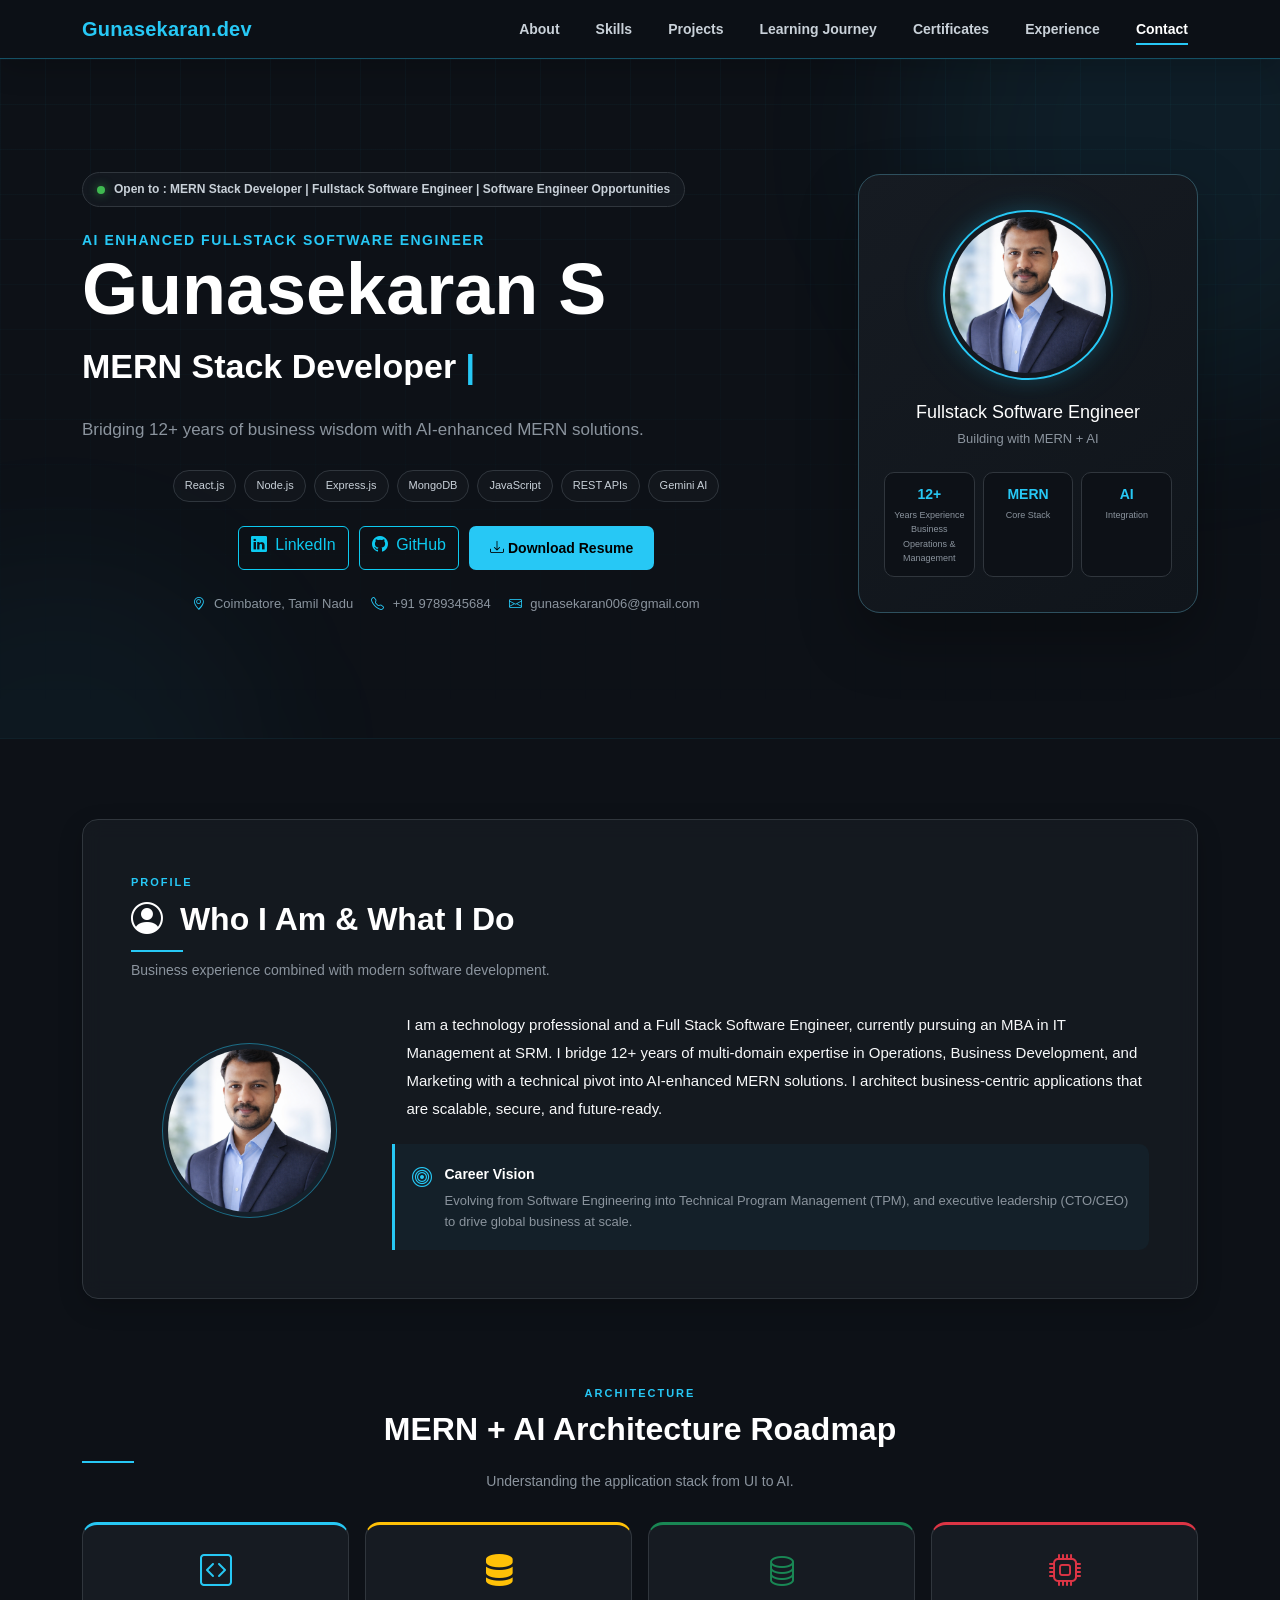
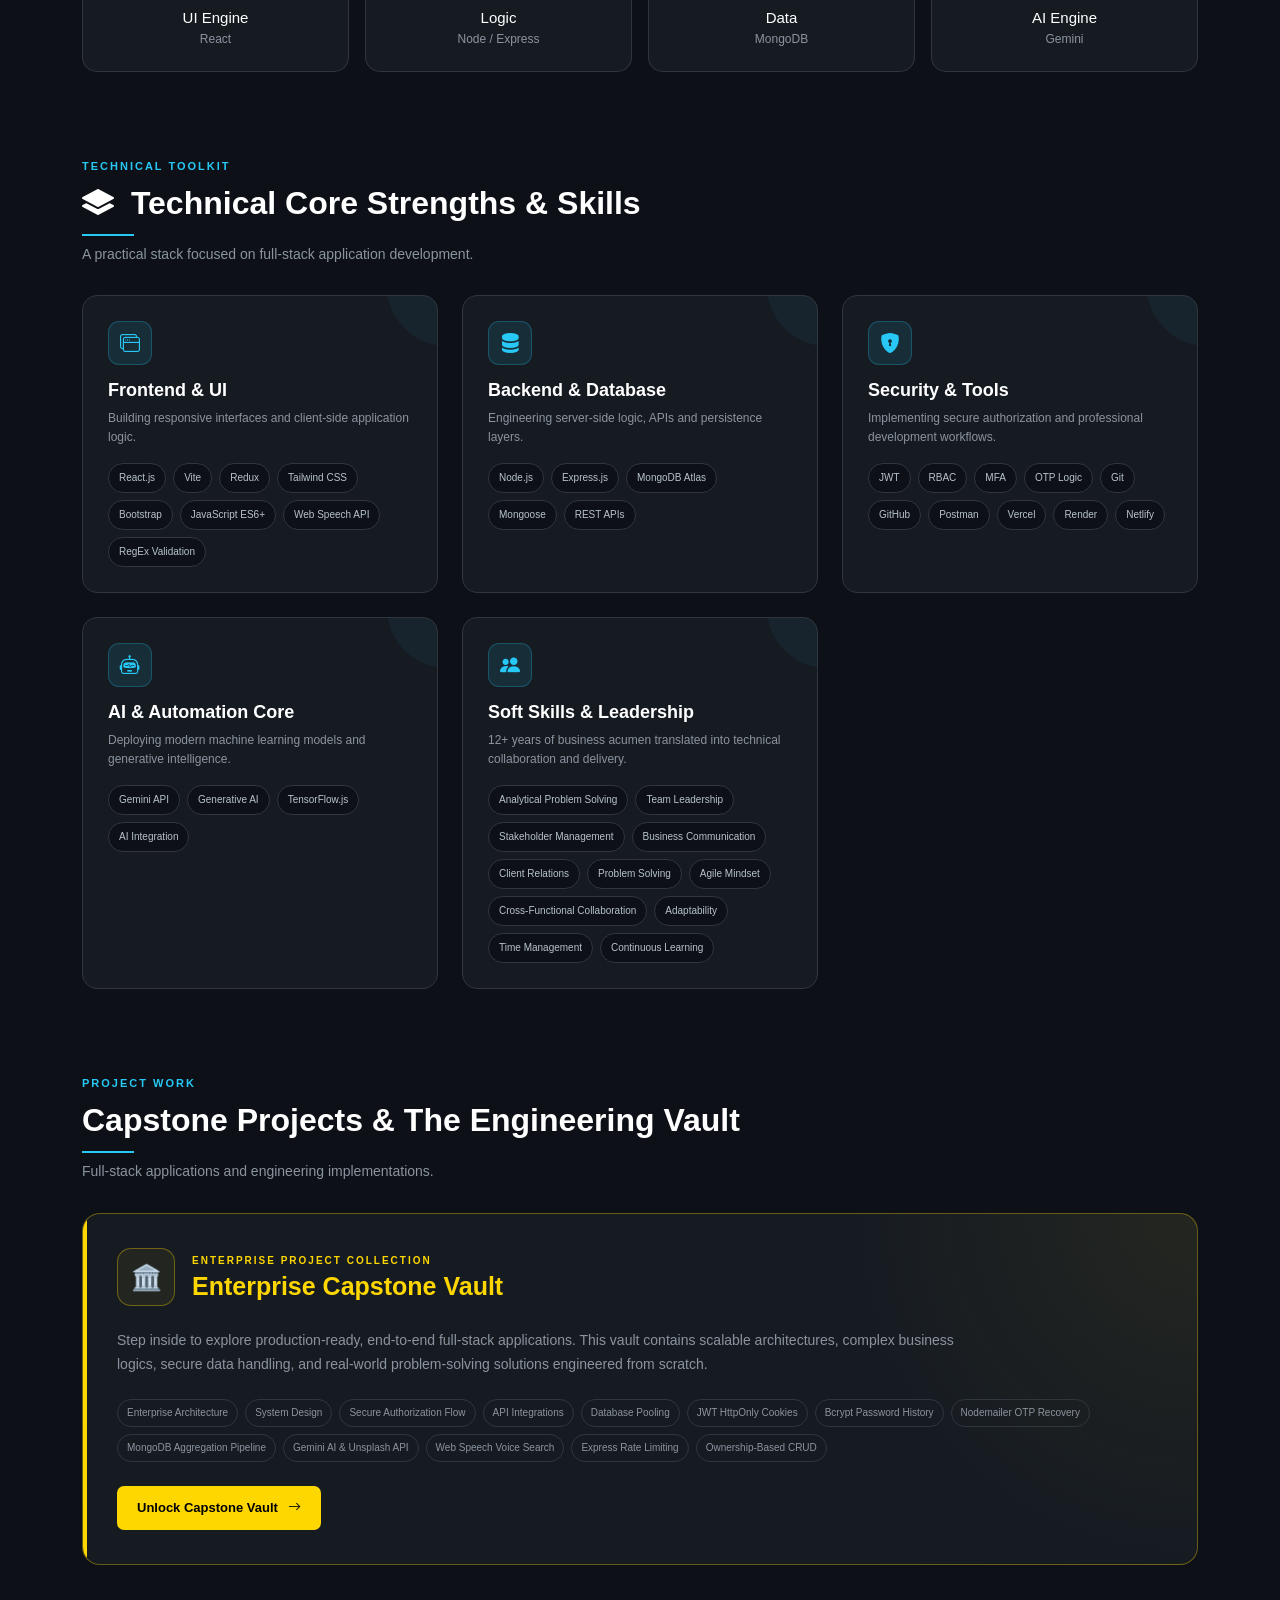
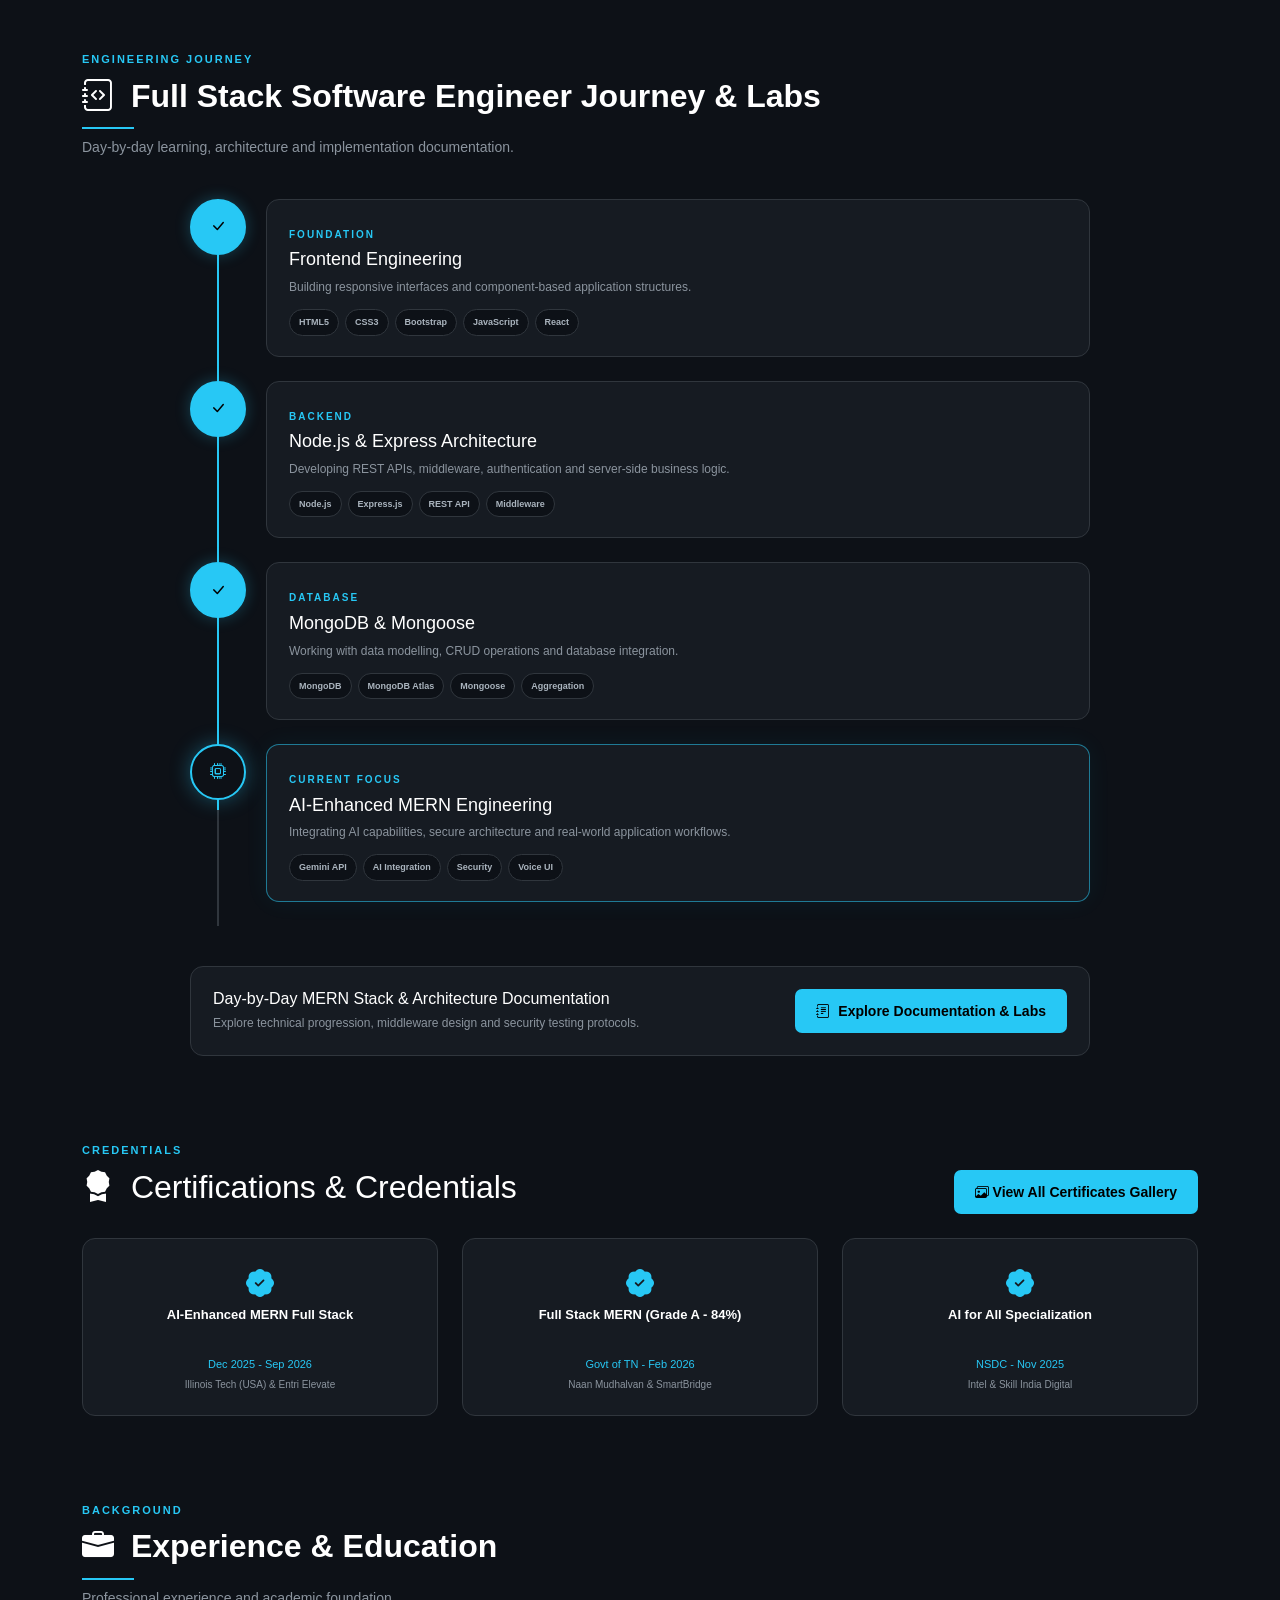
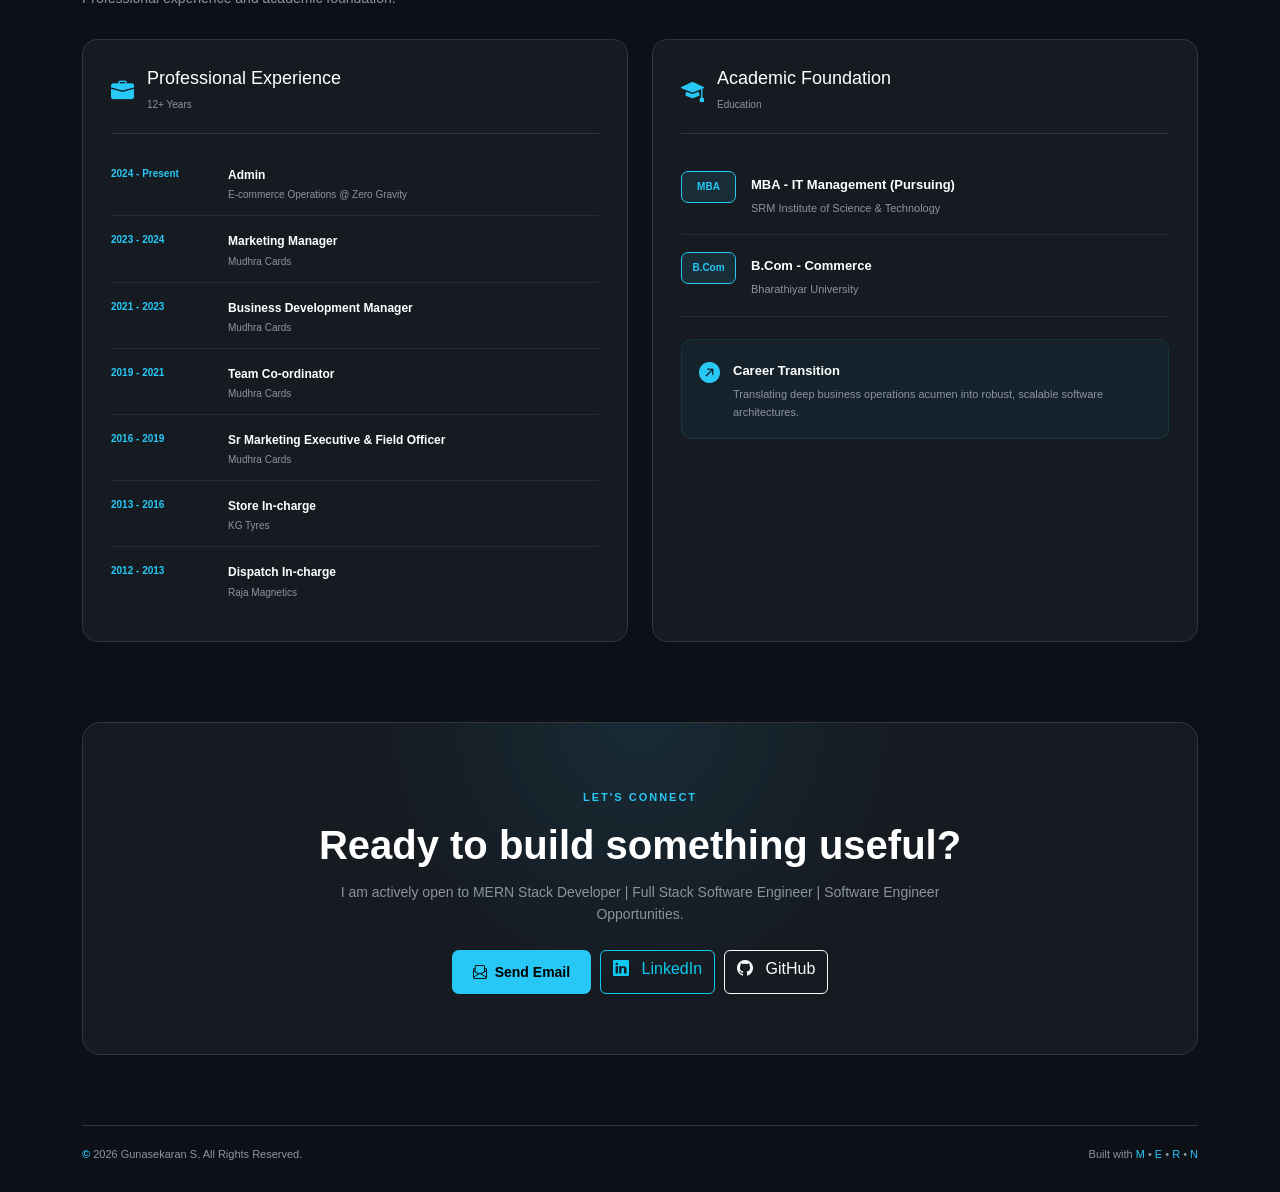
<file: index.html>
<!DOCTYPE html>
<html lang="en">

<head>
    <meta charset="UTF-8">
    <meta name="viewport" content="width=device-width, initial-scale=1.0">

    <meta name="description" content="Gunasekaran S - Software Engineer & Full Stack Developer Portfolio">

    <meta name="keywords"
        content="Gunasekaran, Full Stack Developer, MERN Stack, React Developer, Node.js, MongoDB, AI">

    <meta name="author" content="Gunasekaran S">

    <title>Gunasekaran S | AI Enhanced FULL STACK SOFTWARE ENGINEER</title>

    <!-- Bootstrap 5 -->
    <link href="https://cdn.jsdelivr.net/npm/bootstrap@5.3.8/dist/css/bootstrap.min.css" rel="stylesheet">

    <!-- Bootstrap Icons -->
    <link rel="stylesheet" href="https://cdn.jsdelivr.net/npm/bootstrap-icons@1.11.1/font/bootstrap-icons.css">

    <!-- Custom CSS -->
    <link rel="stylesheet" href="style.css">
</head>

<body>

    <!-- =====================================================
         NAVIGATION BAR
    ====================================================== -->

    <nav class="navbar navbar-expand-lg navbar-dark sticky-top site-navbar">

        <div class="container">

            <a class="navbar-brand fw-bold text-cyan" href="#">
                Gunasekaran.dev
            </a>

            <button class="navbar-toggler shadow-none border-0" type="button" data-bs-toggle="collapse"
                data-bs-target="#navbarNav" aria-controls="navbarNav" aria-expanded="false"
                aria-label="Toggle navigation">

                <span class="navbar-toggler-icon"></span>

            </button>

            <div class="collapse navbar-collapse justify-content-end" id="navbarNav">

                <ul class="navbar-nav gap-lg-3 fw-bold">

                    <li class="nav-item">
                        <a class="nav-link text-white" href="#about">
                            About
                        </a>
                    </li>

                    <li class="nav-item">
                        <a class="nav-link text-white" href="#skills">
                            Skills
                        </a>
                    </li>

                    <li class="nav-item">
                        <a class="nav-link text-white" href="#projects">
                            Projects
                        </a>
                    </li>

                    <li class="nav-item">
                        <a class="nav-link text-white" href="#learning-journey">
                            Learning Journey
                        </a>
                    </li>

                    <li class="nav-item">
                        <a class="nav-link text-white" href="#certifications">
                            Certificates
                        </a>
                    </li>

                    <li class="nav-item">
                        <a class="nav-link text-white" href="#experience">
                            Experience
                        </a>
                    </li>

                    <li class="nav-item">
                        <a class="nav-link text-white" href="#contact">
                            Contact
                        </a>
                    </li>

                </ul>

            </div>

        </div>

    </nav>


    <!-- =====================================================
         HERO SECTION
    ====================================================== -->

    <header class="hero-section">

        <div class="hero-grid"></div>

        <div class="container position-relative">

            <div class="row align-items-center g-5">

                <!-- LEFT SIDE -->

                <div class="col-lg-8 text-center text-lg-start">

                    <div class="hero-status">
                        <span class="status-dot"></span>
                        Open to : MERN Stack Developer | Fullstack Software Engineer | Software Engineer Opportunities
                    </div>

                    <div class="hero-eyebrow">
                        AI ENHANCED FULLSTACK SOFTWARE ENGINEER
                    </div>

                    <h1 class="hero-title">
                        Gunasekaran S
                    </h1>

                    <!-- Typing Effect -->

                    <h2 class="hero-role">

                        <span id="typing-text"></span>

                        <span class="typing-cursor">|</span>

                    </h2>

                    <p class="hero-description">
                        Bridging 12+ years of business wisdom with
                        AI-enhanced MERN solutions.
                    </p>




                    <!-- Technical Stack -->

                    <div class="hero-tech-line mt-4">

                        <span>React.js</span>
                        <span>Node.js</span>
                        <span>Express.js</span>
                        <span>MongoDB</span>
                        <span>JavaScript</span>
                        <span>REST APIs</span>
                        <span>Gemini AI</span>

                    </div>


                    <!-- Buttons -->

                    <div class="hero-buttons mt-4">

                        <a href="https://www.linkedin.com/in/gunasekaran-tech/" target="_blank"
                            rel="noopener noreferrer" class="btn btn-outline-info">

                            <i class="bi bi-linkedin me-1"></i>
                            LinkedIn

                        </a>


                        <a href="https://github.com/gunasekaran006-alt" target="_blank" rel="noopener noreferrer"
                            class="btn btn-outline-info">

                            <i class="bi bi-github me-1"></i>
                            GitHub

                        </a>


                        <a href="RESUME_AI_Enhanced_MERN_Stack_Developer.pdf" download class="btn-cyan-glow">

                            <i class="bi bi-download me-1"></i>
                            Download Resume

                        </a>

                    </div>


                    <!-- Contact Details -->

                    <div class="hero-links mt-4">

                        <span>
                            <i class="bi bi-geo-alt"></i>
                            Coimbatore, Tamil Nadu
                        </span>

                        <span>
                            <i class="bi bi-telephone"></i>
                            +91 9789345684
                        </span>

                        <span>
                            <i class="bi bi-envelope"></i>
                            gunasekaran006@gmail.com
                        </span>

                    </div>

                </div>


                <!-- RIGHT SIDE -->

                <div class="col-lg-4">

                    <div class="hero-profile-card">

                        <div class="profile-ring">

                            <img src="profile_image.png" alt="Gunasekaran S Profile" class="hero-profile-image">

                        </div>

                        <h3>
                            Fullstack Software Engineer
                        </h3>

                        <p>
                            Building with MERN + AI
                        </p>


                        <div class="profile-mini-stats">

                            <div>

                                <strong>12+</strong>

                                <span>
                                    Years Experience Business Operations & Management
                                </span>

                            </div>


                            <div>

                                <strong>MERN</strong>

                                <span>
                                    Core Stack
                                </span>

                            </div>


                            <div>

                                <strong>AI</strong>

                                <span>
                                    Integration
                                </span>

                            </div>

                        </div>

                    </div>

                </div>

            </div>

        </div>

    </header>


    <main class="container">


        <!-- =====================================================
             ABOUT
        ====================================================== -->

        <section id="about" class="section-block bg-panel p-4 p-md-5 reveal">

            <div class="section-heading">

                <span class="section-kicker">
                    PROFILE
                </span>

                <h2>
                    <i class="bi bi-person-circle me-2"></i>
                    Who I Am & What I Do
                </h2>

                <p>
                    Business experience combined with modern software development.
                </p>

            </div>


            <div class="row align-items-center g-4">

                <div class="col-md-3 text-center">

                    <div class="about-image-wrap">

                        <img src="profile_image.png" alt="Gunasekaran S" class="img-fluid rounded-circle about-image">

                    </div>

                </div>


                <div class="col-md-9">

                    <p class="text-light about-text">

                        I am a technology professional and a
                        Full Stack Software Engineer, currently pursuing an MBA
                        in IT Management at SRM.

                        I bridge 12+ years of multi-domain expertise
                        in Operations, Business Development, and Marketing
                        with a technical pivot into AI-enhanced MERN solutions.

                        I architect business-centric applications that are
                        scalable, secure, and future-ready.

                    </p>


                    <div class="about-highlight">

                        <i class="bi bi-bullseye text-cyan"></i>

                        <div>

                            <strong>
                                Career Vision
                            </strong>

                            <p>

                                Evolving from Software Engineering into
                                Technical Program
                                Management (TPM), and executive leadership
                                (CTO/CEO) to drive global business at scale.

                            </p>

                        </div>

                    </div>

                </div>

            </div>

        </section>


        <!-- =====================================================
             ARCHITECTURAL ROADMAP
        ====================================================== -->

        <section id="roadmap" class="section-block reveal">

            <div class="section-heading text-center">

                <span class="section-kicker">
                    ARCHITECTURE
                </span>

                <h2>
                    MERN + AI Architecture Roadmap
                </h2>

                <p>
                    Understanding the application stack from UI to AI.
                </p>

            </div>


            <div class="row g-3">

                <div class="col-md-3">

                    <div class="roadmap-card roadmap-react">

                        <i class="bi bi-code-square"></i>

                        <h6>
                            UI Engine
                        </h6>

                        <p>
                            React
                        </p>

                    </div>

                </div>


                <div class="col-md-3">

                    <div class="roadmap-card roadmap-node">

                        <i class="bi bi-server"></i>

                        <h6>
                            Logic
                        </h6>

                        <p>
                            Node / Express
                        </p>

                    </div>

                </div>


                <div class="col-md-3">

                    <div class="roadmap-card roadmap-db">

                        <i class="bi bi-database"></i>

                        <h6>
                            Data
                        </h6>

                        <p>
                            MongoDB
                        </p>

                    </div>

                </div>


                <div class="col-md-3">

                    <div class="roadmap-card roadmap-ai">

                        <i class="bi bi-cpu"></i>

                        <h6>
                            AI Engine
                        </h6>

                        <p>
                            Gemini
                        </p>

                    </div>

                </div>

            </div>

        </section>


        <!-- =====================================================
             SKILLS
        ====================================================== -->

        <section id="skills" class="section-block reveal">

            <div class="section-heading">

                <span class="section-kicker">
                    TECHNICAL TOOLKIT
                </span>

                <h2>
                    <i class="bi bi-layers-fill me-2"></i>
                    Technical Core Strengths & Skills
                </h2>

                <p>
                    A practical stack focused on full-stack application development.
                </p>

            </div>


            <div class="row g-4">


                <!-- FRONTEND -->

                <div class="col-md-6 col-lg-4">

                    <div class="skill-card h-100">

                        <div class="skill-icon">

                            <i class="bi bi-window-stack"></i>

                        </div>

                        <h3>
                            Frontend & UI
                        </h3>

                        <p>
                            Building responsive interfaces and client-side
                            application logic.
                        </p>

                        <div class="skill-tags">

                            <span>React.js</span>
                            <span>Vite</span>
                            <span>Redux</span>
                            <span>Tailwind CSS</span>
                            <span>Bootstrap</span>
                            <span>JavaScript ES6+</span>
                            <!-- <span>TypeScript</span> -->
                            <span>Web Speech API</span>
                            <span>RegEx Validation</span>

                        </div>

                    </div>

                </div>


                <!-- BACKEND -->

                <div class="col-md-6 col-lg-4">

                    <div class="skill-card h-100">

                        <div class="skill-icon">

                            <i class="bi bi-server"></i>

                        </div>

                        <h3>
                            Backend & Database
                        </h3>

                        <p>
                            Engineering server-side logic,
                            APIs and persistence layers.
                        </p>

                        <div class="skill-tags">

                            <span>Node.js</span>
                            <span>Express.js</span>
                            <span>MongoDB Atlas</span>
                            <span>Mongoose</span>
                            <span>REST APIs</span>
                            <!-- <span>MySQL</span> -->

                        </div>

                    </div>

                </div>


                <!-- SECURITY -->

                <div class="col-md-6 col-lg-4">

                    <div class="skill-card h-100">

                        <div class="skill-icon">

                            <i class="bi bi-shield-lock-fill"></i>

                        </div>

                        <h3>
                            Security & Tools
                        </h3>

                        <p>
                            Implementing secure authorization
                            and professional development workflows.
                        </p>

                        <div class="skill-tags">

                            <span>JWT</span>
                            <span>RBAC</span>
                            <span>MFA</span>
                            <span>OTP Logic</span>
                            <span>Git</span>
                            <span>GitHub</span>
                            <span>Postman</span>
                            <span>Vercel</span>
                            <span>Render</span>
                            <span>Netlify</span>

                        </div>

                    </div>

                </div>


                <!-- AI -->

                <div class="col-md-6 col-lg-4">

                    <div class="skill-card h-100">

                        <div class="skill-icon">

                            <i class="bi bi-robot"></i>

                        </div>

                        <h3>
                            AI & Automation Core
                        </h3>

                        <p>
                            Deploying modern machine learning models
                            and generative intelligence.
                        </p>

                        <div class="skill-tags">

                            <span>Gemini API</span>
                            <span>Generative AI</span>
                            <span>TensorFlow.js</span>
                            <!-- <span>Machine Learning</span> -->
                            <span>AI Integration</span>

                        </div>

                    </div>

                </div>


                <!-- MULTI DOMAIN -->

                <!-- <div class="col-md-6 col-lg-4">

                    <div class="skill-card h-100">

                        <div class="skill-icon">

                            <i class="bi bi-globe2"></i>

                        </div>

                        <h3>
                            Multi-Domain Foundations
                        </h3>

                        <p>

                            <strong>
                                Broadening the T-Shape (Concurrent Learning):
                            </strong>

                            Building foundational knowledge across multiple
                            domains to architect secure, data-driven,
                            and intelligent Full Stack applications.

                        </p>


                        <div class="skill-tags">

                            <span>AI / ML / DL</span>
                            <span>Python</span>
                            <span>SQL</span>
                            <span>Pandas</span>
                            <span>Data Analytics</span>
                            <span>Power BI</span>
                            <span>Cyber Security</span>
                            <span>Ethical Hacking</span>
                            <span>Blockchain</span>
                            <span>IoT</span>
                            <span>UI / UX</span>

                        </div>

                    </div>

                </div> -->


                <!-- SOFT SKILLS -->

                <div class="col-md-6 col-lg-4">

                    <div class="skill-card h-100">

                        <div class="skill-icon">

                            <i class="bi bi-people-fill"></i>

                        </div>

                        <h3>
                            Soft Skills & Leadership
                        </h3>

                        <p>
                            12+ years of business acumen translated into
                            technical collaboration and delivery.
                        </p>


                        <div class="skill-tags">

                            <span>Analytical Problem Solving</span>
                            <span>Team Leadership</span>
                            <span>Stakeholder Management</span>
                            <span>Business Communication</span>
                            <span>Client Relations</span>
                            <span>Problem Solving</span>
                            <span>Agile Mindset</span>
                            <span>Cross-Functional Collaboration</span>
                            <span>Adaptability</span>
                            <span>Time Management</span>
                            <span>Continuous Learning</span>

                        </div>

                    </div>

                </div>



            </div>

        </section>


        <!-- =====================================================
             PROJECTS
        ====================================================== -->

        <section id="projects" class="section-block reveal">

            <div class="section-heading">

                <span class="section-kicker">
                    PROJECT WORK
                </span>

                <h2>
                    Capstone Projects & The Engineering Vault
                </h2>

                <p>
                    Full-stack applications and engineering implementations.
                </p>

            </div>


            <a href="capstones.html" class="project-vault text-decoration-none">

                <div class="vault-top">

                    <div class="vault-icon">
                        🏛️
                    </div>

                    <div>

                        <div class="project-label">
                            ENTERPRISE PROJECT COLLECTION
                        </div>

                        <h3>
                            Enterprise Capstone Vault
                        </h3>

                    </div>

                </div>


                <p class="vault-description">

                    Step inside to explore production-ready,
                    end-to-end full-stack applications.

                    This vault contains scalable architectures,
                    complex business logics, secure data handling,
                    and real-world problem-solving solutions
                    engineered from scratch.

                </p>


                <div class="vault-tags">

                    <span>Enterprise Architecture</span>
                    <span>System Design</span>
                    <span>Secure Authorization Flow</span>
                    <span>API Integrations</span>
                    <span>Database Pooling</span>
                    <span>JWT HttpOnly Cookies</span>
                    <span>Bcrypt Password History</span>
                    <span>Nodemailer OTP Recovery</span>
                    <span>MongoDB Aggregation Pipeline</span>
                    <span>Gemini AI & Unsplash API</span>
                    <span>Web Speech Voice Search</span>
                    <span>Express Rate Limiting</span>
                    <span>Ownership-Based CRUD</span>

                </div>


                <span class="vault-button">

                    Unlock Capstone Vault

                    <i class="bi bi-arrow-right"></i>

                </span>

            </a>

        </section>


        <!-- =====================================================
             LEARNING JOURNEY
        ====================================================== -->

        <section id="learning-journey" class="section-block reveal">

            <div class="section-heading">

                <span class="section-kicker">
                    ENGINEERING JOURNEY
                </span>

                <h2>
                    <i class="bi bi-journal-code me-2"></i>
                    Full Stack Software Engineer Journey & Labs
                </h2>

                <p>
                    Day-by-day learning, architecture and implementation documentation.
                </p>

            </div>


            <div class="journey">

                <div class="journey-line"></div>


                <!-- STEP 1 -->

                <div class="journey-step completed">

                    <div class="journey-dot">
                        <i class="bi bi-check-lg"></i>
                    </div>

                    <div class="journey-card">

                        <span>
                            FOUNDATION
                        </span>

                        <h3>
                            Frontend Engineering
                        </h3>

                        <p>
                            Building responsive interfaces and
                            component-based application structures.
                        </p>

                        <div class="journey-tags">

                            <b>HTML5</b>
                            <b>CSS3</b>
                            <b>Bootstrap</b>
                            <b>JavaScript</b>
                            <b>React</b>

                        </div>

                    </div>

                </div>


                <!-- STEP 2 -->

                <div class="journey-step completed">

                    <div class="journey-dot">
                        <i class="bi bi-check-lg"></i>
                    </div>

                    <div class="journey-card">

                        <span>
                            BACKEND
                        </span>

                        <h3>
                            Node.js & Express Architecture
                        </h3>

                        <p>
                            Developing REST APIs, middleware,
                            authentication and server-side business logic.
                        </p>

                        <div class="journey-tags">

                            <b>Node.js</b>
                            <b>Express.js</b>
                            <b>REST API</b>
                            <b>Middleware</b>

                        </div>

                    </div>

                </div>


                <!-- STEP 3 -->

                <div class="journey-step completed">

                    <div class="journey-dot">
                        <i class="bi bi-check-lg"></i>
                    </div>

                    <div class="journey-card">

                        <span>
                            DATABASE
                        </span>

                        <h3>
                            MongoDB & Mongoose
                        </h3>

                        <p>
                            Working with data modelling,
                            CRUD operations and database integration.
                        </p>

                        <div class="journey-tags">

                            <b>MongoDB</b>
                            <b>MongoDB Atlas</b>
                            <b>Mongoose</b>
                            <b>Aggregation</b>

                        </div>

                    </div>

                </div>


                <!-- STEP 4 -->

                <div class="journey-step current">

                    <div class="journey-dot">
                        <i class="bi bi-cpu"></i>
                    </div>

                    <div class="journey-card current-card">

                        <span>
                            CURRENT FOCUS
                        </span>

                        <h3>
                            AI-Enhanced MERN Engineering
                        </h3>

                        <p>
                            Integrating AI capabilities, secure
                            architecture and real-world application workflows.
                        </p>

                        <div class="journey-tags">

                            <b>Gemini API</b>
                            <b>AI Integration</b>
                            <b>Security</b>
                            <b>Voice UI</b>

                        </div>

                    </div>

                </div>

            </div>


            <!-- Documentation -->

            <div class="journey-documentation">

                <div>

                    <h3>
                        Day-by-Day MERN Stack & Architecture Documentation
                    </h3>

                    <p>
                        Explore technical progression,
                        middleware design and security testing protocols.
                    </p>

                </div>


                <a href="https://daybyday-mern-arch-documentation.netlify.app" target="_blank" rel="noopener noreferrer"
                    class="btn-cyan-glow">

                    <i class="bi bi-journal-text me-2"></i>

                    Explore Documentation & Labs

                </a>

            </div>

        </section>


        <!-- =====================================================
             CERTIFICATIONS
        ====================================================== -->

        <section id="certifications" class="section-block reveal">

            <div class="certification-heading mb-4">

                <div>

                    <span class="section-kicker">
                        CREDENTIALS
                    </span>

                    <h2 class="text-white">
                        <i class="bi bi-award-fill me-2"></i>
                        Certifications & Credentials
                    </h2>

                </div>


                <button class="btn-cyan-glow" type="button" onclick="openCommonGallery()">

                    <i class="bi bi-images me-1"></i>

                    View All Certificates Gallery

                </button>

            </div>


            <div class="row g-4">


                <!-- CERT 1 -->

                <div class="col-md-6 col-lg-4">

                    <div class="cert-card">

                        <i class="bi bi-patch-check-fill cert-icon"></i>

                        <h3>
                            AI-Enhanced MERN Full Stack
                        </h3>

                        <p>
                            Dec 2025 - Sep 2026
                        </p>

                        <small>
                            Illinois Tech (USA) &
                            Entri Elevate
                        </small>

                    </div>

                </div>


                <!-- CERT 2 -->

                <div class="col-md-6 col-lg-4">

                    <div class="cert-card">

                        <i class="bi bi-patch-check-fill cert-icon"></i>

                        <h3>
                            Full Stack MERN
                            (Grade A - 84%)
                        </h3>

                        <p>
                            Govt of TN - Feb 2026
                        </p>

                        <small>
                            Naan Mudhalvan &
                            SmartBridge
                        </small>

                    </div>

                </div>


                <!-- CERT 3 -->

                <!-- <div class="col-md-6 col-lg-3">

                    <div class="cert-card">

                        <i class="bi bi-patch-check-fill cert-icon"></i>

                        <h3>
                            Multi-Domain Tech Foundation
                        </h3>

                        <p>
                            Novi Tech - 2026-27
                        </p>

                        <small>
                            AI, ML, DL, UI & UX,
                            Data Analytics, Python,
                            Power BI, SQL, Cybersecurity,
                            Blockchain, Ethical Hacking & IoT
                        </small>

                    </div>

                </div> -->


                <!-- CERT 4 -->

                <div class="col-md-6 col-lg-4">

                    <div class="cert-card">

                        <i class="bi bi-patch-check-fill cert-icon"></i>

                        <h3>
                            AI for All Specialization
                        </h3>

                        <p>
                            NSDC - Nov 2025
                        </p>

                        <small>
                            Intel & Skill India Digital
                        </small>

                    </div>

                </div>

            </div>

        </section>


        <!-- =====================================================
             EXPERIENCE & EDUCATION
        ====================================================== -->

        <section id="experience" class="section-block reveal">

            <div class="section-heading">

                <span class="section-kicker">
                    BACKGROUND
                </span>

                <h2>
                    <i class="bi bi-briefcase-fill me-2"></i>
                    Experience & Education
                </h2>

                <p>
                    Professional experience and academic foundation.
                </p>

            </div>


            <div class="row g-4">


                <!-- EXPERIENCE -->

                <div class="col-md-6">

                    <div class="timeline-card">

                        <div class="timeline-title">

                            <i class="bi bi-briefcase-fill"></i>

                            <div>

                                <h3>
                                    Professional Experience
                                </h3>

                                <span>
                                    12+ Years
                                </span>

                            </div>

                        </div>


                        <div class="experience-list">


                            <div class="experience-item">

                                <span>
                                    2024 - Present
                                </span>

                                <div>

                                    <strong>
                                        Admin
                                    </strong>

                                    <small>
                                        E-commerce Operations @ Zero Gravity
                                    </small>

                                </div>

                            </div>


                            <div class="experience-item">

                                <span>
                                    2023 - 2024
                                </span>

                                <div>

                                    <strong>
                                        Marketing Manager
                                    </strong>

                                    <small>
                                        Mudhra Cards
                                    </small>

                                </div>

                            </div>


                            <div class="experience-item">

                                <span>
                                    2021 - 2023
                                </span>

                                <div>

                                    <strong>
                                        Business Development Manager
                                    </strong>

                                    <small>
                                        Mudhra Cards
                                    </small>

                                </div>

                            </div>


                            <div class="experience-item">

                                <span>
                                    2019 - 2021
                                </span>

                                <div>

                                    <strong>
                                        Team Co-ordinator
                                    </strong>

                                    <small>
                                        Mudhra Cards
                                    </small>

                                </div>

                            </div>


                            <div class="experience-item">

                                <span>
                                    2016 - 2019
                                </span>

                                <div>

                                    <strong>
                                        Sr Marketing Executive & Field Officer
                                    </strong>

                                    <small>
                                        Mudhra Cards
                                    </small>

                                </div>

                            </div>


                            <div class="experience-item">

                                <span>
                                    2013 - 2016
                                </span>

                                <div>

                                    <strong>
                                        Store In-charge
                                    </strong>

                                    <small>
                                        KG Tyres
                                    </small>

                                </div>

                            </div>


                            <div class="experience-item">

                                <span>
                                    2012 - 2013
                                </span>

                                <div>

                                    <strong>
                                        Dispatch In-charge
                                    </strong>

                                    <small>
                                        Raja Magnetics
                                    </small>

                                </div>

                            </div>


                        </div>

                    </div>

                </div>


                <!-- EDUCATION -->

                <div class="col-md-6">

                    <div class="timeline-card">

                        <div class="timeline-title">

                            <i class="bi bi-mortarboard-fill"></i>

                            <div>

                                <h3>
                                    Academic Foundation
                                </h3>

                                <span>
                                    Education
                                </span>

                            </div>

                        </div>


                        <div class="education-item">

                            <div class="education-badge">
                                MBA
                            </div>

                            <div>

                                <strong>
                                    MBA - IT Management (Pursuing)
                                </strong>

                                <p>
                                    SRM Institute of Science & Technology
                                </p>

                            </div>

                        </div>


                        <div class="education-item">

                            <div class="education-badge">
                                B.Com
                            </div>

                            <div>

                                <strong>
                                    B.Com - Commerce
                                </strong>

                                <p>
                                    Bharathiyar University
                                </p>

                            </div>

                        </div>


                        <div class="career-transition">

                            <i class="bi bi-arrow-up-right-circle-fill"></i>

                            <div>

                                <strong>
                                    Career Transition
                                </strong>

                                <p>

                                    Translating deep business operations
                                    acumen into robust, scalable software
                                    architectures.

                                </p>

                            </div>

                        </div>

                    </div>

                </div>

            </div>

        </section>


        <!-- =====================================================
             CONTACT
        ====================================================== -->

        <section id="contact" class="section-block contact-section reveal">

            <div class="contact-card">

                <span class="section-kicker">
                    LET'S CONNECT
                </span>

                <h2>
                    Ready to build something useful?
                </h2>

                <p>

                    I am actively open to MERN Stack Developer | Full Stack Software Engineer | Software Engineer Opportunities.

                </p>


                <div class="contact-actions">

                    <a href="mailto:gunasekaran006@gmail.com" class="btn-cyan-glow">

                        <i class="bi bi-envelope-paper me-2"></i>

                        Send Email

                    </a>


                    <a href="https://www.linkedin.com/in/gunasekaran-tech/" target="_blank" rel="noopener noreferrer"
                        class="btn btn-outline-info">

                        <i class="bi bi-linkedin me-2"></i>

                        LinkedIn

                    </a>


                    <a href="https://github.com/gunasekaran006-alt" target="_blank" rel="noopener noreferrer"
                        class="btn btn-outline-light">

                        <i class="bi bi-github me-2"></i>

                        GitHub

                    </a>

                </div>


                <!-- <p class="contact-email">
                    gunasekaran006@gmail.com
                </p> -->

            </div>

        </section>


    </main>


    <!-- =====================================================
         CERTIFICATE GALLERY MODAL
         (MOVED OUTSIDE the "certifications" .reveal section on
         purpose. A .reveal ancestor has a CSS "transform", and any
         ancestor with a transform creates a new containing block for
         position:fixed children -> Bootstrap's modal was getting
         boxed inside that section instead of the full viewport,
         which is why it looked stuck/clipped and buttons didn't
         respond. Keeping the modal as a direct child of <body> fixes it.)
    ====================================================== -->

    <div class="modal fade" id="commonGalleryModal" tabindex="-1" aria-hidden="true">

        <div class="modal-dialog modal-dialog-centered modal-xl modal-dialog-scrollable">

            <div class="modal-content bg-dark text-white border-info">

                <!-- HEADER -->
                <div class="modal-header border-secondary">

                    <h5 class="modal-title text-cyan fw-bold">
                        <i class="bi bi-award me-2"></i>
                        Gunasekaran S - Complete Certificates Gallery
                    </h5>

                    <button type="button" class="btn-close btn-close-white" data-bs-dismiss="modal" aria-label="Close">
                    </button>

                </div>


                <!-- BODY -->
                <div class="modal-body bg-black p-4">

                    <p class="text-secondary text-center small mb-4">
                        Browse through all verified professional credentials and achievements.
                    </p>


                    <!-- CERTIFICATE GRID -->
                    <div class="row g-4">


                        <!-- 1. TN SKILL -->
                        <div class="col-md-4 text-center">

                            <div class="p-2 border border-secondary rounded bg-dark h-100">

                                <img src="assets/TN SKILL.jpg" class="img-fluid rounded mb-2" alt="TN SKILL">

                                <p class="small text-info fw-bold mb-0">
                                    TN SKILL
                                </p>

                            </div>

                        </div>


                        <!-- 2. TN SCORE CARD -->
                        <div class="col-md-4 text-center">

                            <div class="p-2 border border-secondary rounded bg-dark h-100">

                                <img src="assets/tn skill  - score card.jpg" class="img-fluid rounded mb-2"
                                    alt="TN SCORE CARD">

                                <p class="small text-info fw-bold mb-0">
                                    TN SCORE CARD
                                </p>

                            </div>

                        </div>


                        <!-- 3. CODETECH FULLSTACK -->
                        <div class="col-md-4 text-center">

                            <div class="p-2 border border-secondary rounded bg-dark h-100">

                                <img src="assets/codetech -fullstack.jpg" class="img-fluid rounded mb-2"
                                    alt="CodeTech FullStack">

                                <p class="small text-info fw-bold mb-0">
                                    CodeTech FullStack
                                </p>

                            </div>

                        </div>


                        <!-- 4. NOVI TECH AI -->
                        <!-- <div class="col-md-4 text-center">

                            <div class="p-2 border border-secondary rounded bg-dark h-100">

                                <img src="assets/NOVI TECH AI.jpg" class="img-fluid rounded mb-2" alt="Novi Tech AI">

                                <p class="small text-info fw-bold mb-0">
                                    Novi Tech AI
                                </p>

                            </div>

                        </div> -->


                        <!-- 5. NOVI TECH MERN -->
                        <!-- <div class="col-md-4 text-center">

                            <div class="p-2 border border-secondary rounded bg-dark h-100">

                                <img src="assets/NOVI TECH MERN 3 MONTH.jpg" class="img-fluid rounded mb-2"
                                    alt="Novi Tech MERN">

                                <p class="small text-info fw-bold mb-0">
                                    Novi Tech MERN
                                </p>

                            </div>

                        </div> -->


                        <!-- 6. NOVI TECH PYTHON -->
                        <!-- <div class="col-md-4 text-center">

                            <div class="p-2 border border-secondary rounded bg-dark h-100">

                                <img src="assets/NOVI TECH PYTHON.jpg" class="img-fluid rounded mb-2"
                                    alt="Novi Tech Python">

                                <p class="small text-info fw-bold mb-0">
                                    Novi Tech Python
                                </p>

                            </div>

                        </div> -->


                        <!-- 7. SRM -->
                        <div class="col-md-4 text-center">

                            <div class="p-2 border border-secondary rounded bg-dark h-100">

                                <img src="assets/SRM Certificate of Participation.jpg" class="img-fluid rounded mb-2"
                                    alt="SRM Participation">

                                <p class="small text-info fw-bold mb-0">
                                    SRM Participation
                                </p>

                            </div>

                        </div>


                        <!-- 8. UI & UX -->
                        <!-- <div class="col-md-4 text-center">

                            <div class="p-2 border border-secondary rounded bg-dark h-100">

                                <img src="assets/NOVI TECH UI & UX.jpg" class="img-fluid rounded mb-2" alt="UI UX">

                                <p class="small text-info fw-bold mb-0">
                                    UI & UX
                                </p>

                            </div>

                        </div> -->


                        <!-- 9. DATA ANALYTICS -->
                        <!-- <div class="col-md-4 text-center">

                            <div class="p-2 border border-secondary rounded bg-dark h-100">

                                <img src="assets/NOVI TECH DA.jpg" class="img-fluid rounded mb-2" alt="Data Analytics">

                                <p class="small text-info fw-bold mb-0">
                                    Data Analytics
                                </p>

                            </div>

                        </div> -->


                        <!-- 10. POWER BI -->
                        <!-- <div class="col-md-4 text-center">

                            <div class="p-2 border border-secondary rounded bg-dark h-100">

                                <img src="assets/NOVI TECH POWER BI.jpg" class="img-fluid rounded mb-2" alt="Power BI">

                                <p class="small text-info fw-bold mb-0">
                                    Power BI
                                </p>

                            </div>

                        </div> -->


                        <!-- 11. DEEP LEARNING -->
                        <!-- <div class="col-md-4 text-center">

                            <div class="p-2 border border-secondary rounded bg-dark h-100">

                                <img src="assets/NOVI TECH DL.jpg" class="img-fluid rounded mb-2" alt="Deep Learning">

                                <p class="small text-info fw-bold mb-0">
                                    Deep Learning
                                </p>

                            </div>

                        </div> -->


                        <!-- 12. MACHINE LEARNING -->
                        <!-- <div class="col-md-4 text-center">

                            <div class="p-2 border border-secondary rounded bg-dark h-100">

                                <img src="assets/NOVI TECH ML.jpg" class="img-fluid rounded mb-2"
                                    alt="Machine Learning">

                                <p class="small text-info fw-bold mb-0">
                                    Machine Learning
                                </p>

                            </div>

                        </div> -->


                        <!-- 13. INTEL AI -->
                        <div class="col-md-4 text-center">

                            <div class="p-2 border border-secondary rounded bg-dark h-100">

                                <img src="assets/intel.jpg" class="img-fluid rounded mb-2" alt="Intel AI">

                                <p class="small text-info fw-bold mb-0">
                                    Intel AI
                                </p>

                            </div>

                        </div>


                        <!-- 14. CYBER SECURITY -->
                        <!-- <div class="col-md-4 text-center">

                            <div class="p-2 border border-secondary rounded bg-dark h-100">

                                <img src="assets/NOVI TECH CYBER SECURITY.jpg" class="img-fluid rounded mb-2"
                                    alt="Cyber Security">

                                <p class="small text-info fw-bold mb-0">
                                    Cyber Security
                                </p>

                            </div>

                        </div> -->


                        <!-- 15. BLOCKCHAIN -->
                        <!-- <div class="col-md-4 text-center">

                            <div class="p-2 border border-secondary rounded bg-dark h-100">

                                <img src="assets/NOVI TECH BLOCKCHAIN.jpg" class="img-fluid rounded mb-2"
                                    alt="Blockchain">

                                <p class="small text-info fw-bold mb-0">
                                    Blockchain
                                </p>

                            </div>

                        </div> -->


                        <!-- 16. ETHICAL HACKING -->
                        <!-- <div class="col-md-4 text-center">

                            <div class="p-2 border border-secondary rounded bg-dark h-100">

                                <img src="assets/NOVI TECH ETHICAL HACKING.jpg" class="img-fluid rounded mb-2"
                                    alt="Ethical Hacking">

                                <p class="small text-info fw-bold mb-0">
                                    Ethical Hacking
                                </p>

                            </div>

                        </div> -->


                        <!-- 17. IOT -->
                        <!-- <div class="col-md-4 text-center">

                            <div class="p-2 border border-secondary rounded bg-dark h-100">

                                <img src="assets/NOVI TECH IOT.jpg" class="img-fluid rounded mb-2" alt="IoT">

                                <p class="small text-info fw-bold mb-0">
                                    IoT
                                </p>

                            </div>

                        </div> -->


                        <!-- 18. Claude AI & Context Engineering -->
                        <div class="col-md-4 text-center">

                            <div class="p-2 border border-secondary rounded bg-dark h-100">

                                <img src="assets/3 hour BooTCamp in  Claude AI & Context Engineering.jpg" class="img-fluid rounded mb-2" alt="Claude AI">

                                <p class="small text-info fw-bold mb-0">
                                    Claude AI
                                </p>

                            </div>

                        </div>


                    </div>

                </div>


                <!-- FOOTER -->
                <div class="modal-footer border-secondary justify-content-between">

                    <span class="text-secondary small">
                        <i class="bi bi-shield-check text-success me-1"></i>
                        All Credentials Verified
                    </span>

                    <button type="button" class="btn btn-outline-secondary btn-sm" data-bs-dismiss="modal">
                        Close Gallery
                    </button>

                </div>

            </div>

        </div>

    </div>


    <!-- =====================================================
         FOOTER
    ====================================================== -->

    <footer class="site-footer">

        <div class="container">

            <div class="footer-line"></div>

            <div class="d-flex justify-content-between
                align-items-center flex-wrap gap-3">

                <p class="mb-0">

                    <span class="text-cyan fw-bold">
                        &copy;
                    </span>

                    2026 Gunasekaran S.
                    All Rights Reserved.

                </p>


                <p class="mb-0">

                    Built with

                    <span class="text-cyan">
                        M
                    </span>

                    •

                    <span class="text-cyan">
                        E
                    </span>

                    •

                    <span class="text-cyan">
                        R
                    </span>

                    •

                    <span class="text-cyan">
                        N
                    </span>

                </p>

            </div>

        </div>

    </footer>


    <!-- =====================================================
         BACK TO TOP
    ====================================================== -->

    <button id="backToTop" class="back-to-top" aria-label="Back to top">

        <i class="bi bi-arrow-up"></i>

    </button>


    <!-- Bootstrap JS -->
    <script src="https://cdn.jsdelivr.net/npm/bootstrap@5.3.8/dist/js/bootstrap.bundle.min.js"></script>


    <!-- =====================================================
         CUSTOM JAVASCRIPT
    ====================================================== -->

    <script>

        /* =====================================================
           1. TYPING EFFECT
        ====================================================== */

        document.addEventListener("DOMContentLoaded", function () {

            const typingText =
                document.getElementById("typing-text");

            if (!typingText) {
                return;
            }


            const roles = [

                "MERN Stack Developer",

                "Fullstack Software Engineer",

                "Software Engineer"

            ];


            let roleIndex = 0;

            let charIndex = 0;

            let isDeleting = false;


            function typeRole() {

                const currentRole =
                    roles[roleIndex];


                if (isDeleting) {

                    charIndex--;

                } else {

                    charIndex++;

                }


                typingText.textContent =
                    currentRole.substring(
                        0,
                        charIndex
                    );


                let speed =
                    isDeleting
                        ? 50
                        : 90;


                if (
                    !isDeleting &&
                    charIndex === currentRole.length
                ) {

                    speed = 1800;

                    isDeleting = true;

                }


                else if (
                    isDeleting &&
                    charIndex === 0
                ) {

                    isDeleting = false;

                    roleIndex =
                        (roleIndex + 1)
                        % roles.length;

                    speed = 500;

                }


                setTimeout(
                    typeRole,
                    speed
                );

            }


            typeRole();

        });



        /* =====================================================
           2. CERTIFICATE GALLERY
        ====================================================== */

        function openCommonGallery() {

            const galleryElement =
                document.getElementById(
                    "commonGalleryModal"
                );


            if (galleryElement) {

                const galleryModal =
                    new bootstrap.Modal(
                        galleryElement
                    );

                galleryModal.show();

            }

        }



        /* =====================================================
           3. BACK TO TOP
        ====================================================== */

        const backToTop =
            document.getElementById(
                "backToTop"
            );


        window.addEventListener(
            "scroll",
            function () {

                if (
                    window.scrollY > 450
                ) {

                    backToTop.classList.add(
                        "show"
                    );

                } else {

                    backToTop.classList.remove(
                        "show"
                    );

                }

            }
        );


        backToTop.addEventListener(
            "click",
            function () {

                window.scrollTo({

                    top: 0,

                    behavior: "smooth"

                });

            }
        );



        /* =====================================================
           4. SCROLL REVEAL
        ====================================================== */

        const revealElements =
            document.querySelectorAll(
                ".reveal"
            );


        const revealObserver =
            new IntersectionObserver(

                function (entries) {

                    entries.forEach(
                        function (entry) {

                            if (
                                entry.isIntersecting
                            ) {

                                entry.target.classList.add(
                                    "visible"
                                );

                                revealObserver.unobserve(
                                    entry.target
                                );

                            }

                        }
                    );

                },

                {
                    threshold: 0.12
                }

            );


        revealElements.forEach(
            function (element) {

                revealObserver.observe(
                    element
                );

            }
        );



        /* =====================================================
           5. ACTIVE NAVIGATION
        ====================================================== */

        const sections =
            document.querySelectorAll(
                "main section[id]"
            );


        const navLinks =
            document.querySelectorAll(
                ".navbar .nav-link"
            );


        const navObserver =
            new IntersectionObserver(

                function (entries) {

                    entries.forEach(
                        function (entry) {

                            if (
                                entry.isIntersecting
                            ) {

                                navLinks.forEach(
                                    function (link) {

                                        link.classList.remove(
                                            "active"
                                        );

                                    }
                                );


                                const activeLink =
                                    document.querySelector(
                                        `.navbar .nav-link[href="#${entry.target.id}"]`
                                    );


                                if (activeLink) {

                                    activeLink.classList.add(
                                        "active"
                                    );

                                }

                            }

                        }
                    );

                },

                {
                    rootMargin:
                        "-25% 0px -65% 0px",

                    threshold: 0
                }

            );


        sections.forEach(
            function (section) {

                navObserver.observe(
                    section
                );

            }
        );


        /* ---------------------------------------------------
           Force "Contact" active when page bottom reached
           (fixes short last-section not crossing the
           rootMargin band, so old active link used to stick)
        --------------------------------------------------- */

        window.addEventListener(
            "scroll",
            function () {

                const scrolledToBottom =
                    window.innerHeight + window.scrollY
                    >= document.documentElement.scrollHeight - 2;


                if (scrolledToBottom) {

                    navLinks.forEach(
                        function (link) {

                            link.classList.remove(
                                "active"
                            );

                        }
                    );


                    const contactLink =
                        document.querySelector(
                            '.navbar .nav-link[href="#contact"]'
                        );


                    if (contactLink) {

                        contactLink.classList.add(
                            "active"
                        );

                    }

                }

            }
        );



        /* =====================================================
           6. MOBILE NAVBAR AUTO CLOSE
        ====================================================== */

        document
            .querySelectorAll(
                ".navbar .nav-link"
            )
            .forEach(
                function (link) {

                    link.addEventListener(
                        "click",
                        function () {

                            const navbar =
                                document.getElementById(
                                    "navbarNav"
                                );


                            if (
                                navbar.classList.contains(
                                    "show"
                                )
                            ) {

                                bootstrap.Collapse
                                    .getOrCreateInstance(
                                        navbar
                                    )
                                    .hide();

                            }

                        }
                    );

                }
            );

    </script>

</body>

</html>
</file>
<file: style.css>
/* =========================================================
   GUNASEKARAN S - PROFESSIONAL PORTFOLIO
   Dark Developer Theme + Interactive UI
========================================================= */


/* =========================================================
   GLOBAL VARIABLES
========================================================= */

:root {

    --bg-main: #0d1117;

    --bg-panel: #161b22;

    --bg-panel-light: #1a212b;

    --border: #30363d;

    --text-main: #e6edf3;

    --text-muted: #8b949e;

    --cyan: #27C8F5;

    --cyan-soft: rgba(39, 200, 245, 0.10);

    --cyan-glow: rgba(39, 200, 245, 0.35);

    --gold: #FFD700;

}


/* =========================================================
   BASE
========================================================= */

html {

    scroll-behavior: smooth;

    scroll-padding-top: 90px;

}


body {

    background-color: var(--bg-main);

    color: var(--text-main);

    font-family:
        "Segoe UI",
        Tahoma,
        Geneva,
        Verdana,
        sans-serif;

    line-height: 1.6;

    overflow-x: hidden;

}


::selection {

    background: var(--cyan);

    color: #000;

}


a {

    transition:
        all 0.25s ease;

}


.text-cyan {

    color: var(--cyan) !important;

}


.text-secondary {

    color: var(--text-muted) !important;

}


/* =========================================================
   NAVBAR
========================================================= */

.site-navbar {

    background:
        rgba(13, 17, 23, 0.95);

    backdrop-filter:
        blur(14px);

    -webkit-backdrop-filter:
        blur(14px);

    border-bottom:
        1px solid rgba(39, 200, 245, 0.35);

    box-shadow:
        0 8px 30px rgba(0, 0, 0, 0.20);

}


.navbar-brand {

    font-size: 20px;

    letter-spacing: 0.2px;

}


.navbar .nav-link {

    position: relative;

    color: #c9d1d9 !important;

    font-size: 14px;

    padding-left:
        10px !important;

    padding-right:
        10px !important;

}


.navbar .nav-link::after {

    content: "";

    position: absolute;

    left: 10px;

    right: 10px;

    bottom: 3px;

    height: 2px;

    background:
        var(--cyan);

    transform:
        scaleX(0);

    transform-origin:
        center;

    transition:
        transform 0.25s ease;

}


.navbar .nav-link:hover,

.navbar .nav-link.active {

    color:
        #ffffff !important;

}


.navbar .nav-link:hover::after,

.navbar .nav-link.active::after {

    transform:
        scaleX(1);

}


/* =========================================================
   HERO
========================================================= */

.hero-section {

    position: relative;

    min-height: 680px;

    display: flex;

    align-items: center;

    padding:
        90px 0 100px;

    overflow: hidden;

    border-bottom:
        1px solid
        rgba(39, 200, 245, 0.08);

}


.hero-grid {

    position: absolute;

    inset: 0;

    background-image:

        linear-gradient(
            rgba(39, 200, 245, 0.035)
            1px,
            transparent 1px
        ),

        linear-gradient(
            90deg,
            rgba(39, 200, 245, 0.035)
            1px,
            transparent 1px
        );

    background-size:
        45px 45px;

    mask-image:
        linear-gradient(
            to bottom,
            black,
            transparent
        );

    pointer-events: none;

}


.hero-section::before {

    content: "";

    position: absolute;

    width: 520px;

    height: 520px;

    top: -180px;

    right: -150px;

    border-radius: 50%;

    background:
        rgba(39, 200, 245, 0.07);

    filter:
        blur(80px);

}


.hero-section::after {

    content: "";

    position: absolute;

    width: 420px;

    height: 420px;

    bottom: -240px;

    left: -150px;

    border-radius: 50%;

    background:
        rgba(39, 200, 245, 0.04);

    filter:
        blur(70px);

}


.hero-status {

    display: inline-flex;

    align-items: center;

    gap: 9px;

    padding:
        7px 14px;

    margin-bottom: 22px;

    border:
        1px solid var(--border);

    border-radius: 30px;

    background:
        rgba(22, 27, 34, 0.75);

    color:
        #c9d1d9;

    font-size: 12px;

    font-weight: 600;

}


.status-dot {

    width: 8px;

    height: 8px;

    border-radius: 50%;

    background: #3fb950;

    box-shadow:
        0 0 10px
        rgba(63, 185, 80, 0.65);

    animation:
        statusPulse 2s infinite;

}


@keyframes statusPulse {

    0%,
    100% {

        opacity: 1;

    }

    50% {

        opacity: 0.45;

    }

}


.hero-eyebrow {

    color:
        var(--cyan);

    font-size: 14px;

    font-weight: 700;

    letter-spacing: 1.5px;

    text-transform:
        uppercase;

}


.hero-title {

    color:
        #ffffff;

    font-size:
        clamp(42px, 6vw, 72px);

    font-weight: 800;

    line-height: 1.05;

    margin-bottom: 18px;

}


.hero-role {

    min-height: 48px;

    color:
        #ffffff;

    font-size:
        clamp(23px, 3vw, 34px);

    font-weight: 700;

    line-height: 1.25;

}


.typing-cursor {

    color:
        var(--cyan);

    font-weight: bold;

    animation:
        blinkCursor 0.8s infinite;

}


@keyframes blinkCursor {

    0%,
    50% {

        opacity: 1;

    }

    51%,
    100% {

        opacity: 0;

    }

}


.hero-description {

    max-width: 760px;

    margin:
        22px 0 18px;

    color:
        var(--text-muted);

    font-size: 17px;

    line-height: 1.8;

}


/* =========================================================
   OPEN TO BOX
========================================================= */

.open-to-box {

    display: flex;

    flex-wrap: wrap;

    justify-content:
        center;

    gap: 7px;

    max-width: 900px;

    margin-top: 15px;

    color:
        #d8dee4;

    font-size: 13px;

}


.open-to-box strong {

    color:
        #ffffff;

    margin-right: 4px;

}


.open-to-box span {

    color:
        var(--text-muted);

}


.open-to-box span::after {

    content: " |";

    color:
        var(--cyan);

    margin-left: 6px;

}


.open-to-box span:last-child::after {

    content: "";

}


/* =========================================================
   HERO TECH TAGS
========================================================= */

.hero-tech-line {

    display: flex;

    flex-wrap: wrap;

    justify-content:
        center;

    gap: 8px;

}


.hero-tech-line span {

    padding:
        6px 11px;

    border:
        1px solid var(--border);

    border-radius: 20px;

    color:
        #c9d1d9;

    background:
        rgba(22, 27, 34, 0.55);

    font-size: 11px;

    transition:
        all 0.25s ease;

}


.hero-tech-line span:hover {

    border-color:
        var(--cyan);

    color:
        var(--cyan);

    transform:
        translateY(-2px);

}


/* =========================================================
   HERO BUTTONS
========================================================= */

.hero-buttons {

    display: flex;

    flex-wrap: wrap;

    justify-content:
        center;

    gap: 10px;

}


.btn-cyan-glow {

    display: inline-flex;

    align-items: center;

    justify-content: center;

    background-color:
        var(--cyan) !important;

    color:
        #000000 !important;

    font-size: 14px;

    padding:
        9px 19px;

    border-radius: 7px;

    font-weight: 700;

    border:
        2px solid var(--cyan) !important;

    text-decoration: none;

    transition:
        all 0.3s ease;

}


.btn-cyan-glow:hover {

    background-color:
        transparent !important;

    color:
        var(--cyan) !important;

    box-shadow:
        0 0 18px
        rgba(39, 200, 245, 0.55);

    transform:
        translateY(-2px);

}


/* =========================================================
   HERO CONTACT
========================================================= */

.hero-links {

    display: flex;

    flex-wrap: wrap;

    justify-content:
        center;

    gap: 18px;

}


.hero-links span {

    color:
        var(--text-muted);

    font-size: 13px;

}


.hero-links i {

    color:
        var(--cyan);

    margin-right: 5px;

}


/* =========================================================
   HERO PROFILE CARD
========================================================= */

.hero-profile-card {

    position: relative;

    padding:
        35px 25px;

    text-align: center;

    background:
        linear-gradient(
            145deg,
            #161b22,
            #10151b
        );

    border:
        1px solid var(--border);

    border-radius: 22px;

    box-shadow:
        0 25px 60px
        rgba(0, 0, 0, 0.30);

}


.hero-profile-card::before {

    content: "";

    position: absolute;

    inset: -1px;

    border-radius: 22px;

    border:
        1px solid
        rgba(39, 200, 245, 0.18);

    pointer-events: none;

}


.profile-ring {

    width: 170px;

    height: 170px;

    margin:
        0 auto 22px;

    padding: 5px;

    border:
        2px solid var(--cyan);

    border-radius: 50%;

    box-shadow:

        0 0 20px
        rgba(39, 200, 245, 0.20),

        0 0 60px
        rgba(39, 200, 245, 0.06);

}


.hero-profile-image {

    width: 100%;

    height: 100%;

    object-fit: cover;

    object-position: center 20%;

    border-radius: 50%;

    display: block;
}


.hero-profile-card h3 {

    color:
        #ffffff;

    font-size: 18px;

    margin-bottom: 5px;

}


.hero-profile-card > p {

    color:
        var(--text-muted);

    font-size: 13px;

    margin-bottom: 22px;

}


.profile-mini-stats {

    display: grid;

    grid-template-columns:
        repeat(3, 1fr);

    gap: 8px;

}


.profile-mini-stats div {

    padding:
        10px 5px;

    background:
        #0d1117;

    border:
        1px solid var(--border);

    border-radius: 10px;

}


.profile-mini-stats strong {

    display: block;

    color:
        var(--cyan);

    font-size: 14px;

}


.profile-mini-stats span {

    display: block;

    margin-top: 3px;

    color:
        var(--text-muted);

    font-size: 9px;

}


/* =========================================================
   COMMON SECTIONS
========================================================= */

.section-block {

    margin-top: 80px;

    margin-bottom: 80px;

}


.bg-panel {

    background:
        rgba(22, 27, 34, 0.82) !important;

    border:
        1px solid var(--border);

    border-radius: 16px;

    backdrop-filter:
        blur(10px);

    -webkit-backdrop-filter:
        blur(10px);

    box-shadow:
        0 8px 25px
        rgba(0, 0, 0, 0.20);

}


.section-heading {

    margin-bottom: 30px;

}


.section-kicker {

    display: inline-block;

    color:
        var(--cyan);

    font-size: 11px;

    font-weight: 800;

    letter-spacing: 2px;

    margin-bottom: 8px;

}


.section-heading h2 {

    color:
        #ffffff;

    font-size:
        clamp(25px, 3vw, 32px);

    font-weight: 750;

    margin-bottom: 7px;

}


.section-heading p {

    color:
        var(--text-muted);

    margin: 0;

    font-size: 14px;

}


.section-heading h2::after {

    content: "";

    display: block;

    width: 52px;

    height: 2px;

    margin-top: 12px;

    background:
        var(--cyan);

}


/* =========================================================
   ROADMAP
========================================================= */

.roadmap-card {

    min-height: 150px;

    display: flex;

    flex-direction: column;

    align-items: center;

    justify-content: center;

    text-align: center;

    padding: 20px;

    background:
        var(--bg-panel);

    border:
        1px solid var(--border);

    border-radius: 15px;

    transition:
        all 0.3s ease;

}


.roadmap-card:hover {

    transform:
        translateY(-6px);

    border-color:
        var(--cyan);

    box-shadow:
        0 15px 35px
        rgba(0, 0, 0, 0.25);

}


.roadmap-card i {

    font-size: 32px;

    margin-bottom: 12px;

}


.roadmap-card h6 {

    color:
        #ffffff;

    font-size: 15px;

    margin-bottom: 3px;

}


.roadmap-card p {

    color:
        var(--text-muted);

    font-size: 12px;

    margin: 0;

}


.roadmap-react {

    border-top:
        3px solid #27C8F5;

}


.roadmap-react i {

    color:
        #27C8F5;

}


.roadmap-node {

    border-top:
        3px solid #ffc107;

}


.roadmap-node i {

    color:
        #ffc107;

}


.roadmap-db {

    border-top:
        3px solid #198754;

}


.roadmap-db i {

    color:
        #198754;

}


.roadmap-ai {

    border-top:
        3px solid #dc3545;

}


.roadmap-ai i {

    color:
        #dc3545;

}


/* =========================================================
   ABOUT
========================================================= */

.about-image-wrap {

    width: 175px;

    height: 175px;

    margin: 0 auto;

    padding: 5px;

    border:
        1px solid
        rgba(39, 200, 245, 0.45);

    border-radius: 50%;

    background:
        rgba(39, 200, 245, 0.05);

    overflow: hidden;

    position: relative;

    flex-shrink: 0;
}

.about-image {

    width: 100%;

    height: 100%;

    object-fit: cover;

    object-position: center 20%;

    border-radius: 50%;

    display: block;
}


.about-text {

    font-size: 15px;

    line-height: 1.85;

    position: relative;

    z-index: 1;

    padding-left: 15px;
}


.about-highlight {

    display: flex;

    gap: 13px;

    padding: 17px;

    margin-top: 22px;

    border-left:
        3px solid var(--cyan);

    border-radius:
        0 10px 10px 0;

    background:
        rgba(39, 200, 245, 0.045);

}


.about-highlight > i {

    font-size: 20px;

}


.about-highlight strong {

    color:
        #ffffff;

    font-size: 14px;

}


.about-highlight p {

    color:
        var(--text-muted);

    font-size: 13px;

    margin:
        4px 0 0;

}


/* =========================================================
   SKILLS
========================================================= */

.skill-card {

    position: relative;

    padding: 25px;

    background:
        var(--bg-panel);

    border:
        1px solid var(--border);

    border-radius: 15px;

    transition:
        all 0.3s ease;

    overflow: hidden;

}


.skill-card::before {

    content: "";

    position: absolute;

    width: 120px;

    height: 120px;

    right: -70px;

    top: -70px;

    border-radius: 50%;

    background:
        rgba(39, 200, 245, 0.05);

}


.skill-card:hover {

    transform:
        translateY(-6px);

    border-color:
        var(--cyan);

    box-shadow:
        0 18px 45px
        rgba(0, 0, 0, 0.25);

}


.skill-icon {

    width: 44px;

    height: 44px;

    display: flex;

    align-items: center;

    justify-content: center;

    margin-bottom: 15px;

    border-radius: 11px;

    background:
        var(--cyan-soft);

    border:
        1px solid
        rgba(39, 200, 245, 0.25);

    color:
        var(--cyan);

    font-size: 20px;

}


.skill-card h3 {

    color:
        #ffffff;

    font-size: 18px;

    font-weight: 700;

    margin-bottom: 7px;

}


.skill-card > p {

    position: relative;

    color:
        var(--text-muted);

    font-size: 12px;

    line-height: 1.6;

    margin-bottom: 16px;

}


.skill-tags {

    position: relative;

    display: flex;

    flex-wrap: wrap;

    gap: 7px;

}


.skill-tags span {

    display: inline-block;

    padding:
        6px 10px;

    color:
        #b8c2cc;

    background:
        #0d1117;

    border:
        1px solid var(--border);

    border-radius: 20px;

    font-size: 10px;

    transition:
        all 0.25s ease;

}


.skill-tags span:hover {

    color:
        var(--cyan);

    border-color:
        var(--cyan);

    transform:
        translateY(-2px);

}


/* =========================================================
   PROJECT VAULT
========================================================= */

.project-vault {

    position: relative;

    display: block;

    padding: 34px;

    background:

        radial-gradient(
            circle at top right,
            rgba(255, 215, 0, 0.06),
            transparent 30%
        ),

        var(--bg-panel);

    border:
        1px solid
        rgba(255, 215, 0, 0.35);

    border-radius: 18px;

    overflow: hidden;

    transition:
        all 0.3s ease;

}


.project-vault::before {

    content: "";

    position: absolute;

    left: 0;

    top: 0;

    width: 4px;

    height: 100%;

    background:
        var(--gold);

}


.project-vault:hover {

    transform:
        translateY(-5px);

    border-color:
        var(--gold);

    box-shadow:
        0 18px 45px
        rgba(0, 0, 0, 0.25);

}


.vault-top {

    display: flex;

    align-items: center;

    gap: 17px;

}


.vault-icon {

    width: 58px;

    height: 58px;

    display: flex;

    align-items: center;

    justify-content: center;

    flex-shrink: 0;

    border:
        1px solid
        rgba(255, 215, 0, 0.35);

    border-radius: 14px;

    color:
        var(--gold);

    background:
        rgba(255, 215, 0, 0.06);

    font-size: 25px;

}


.project-label {

    color:
        var(--gold);

    font-size: 10px;

    font-weight: 800;

    letter-spacing: 2px;

}


.vault-top h3 {

    color:
        var(--gold);

    font-size: 25px;

    font-weight: 750;

    margin:
        2px 0 0;

}


.vault-description {

    max-width: 850px;

    margin:
        22px 0;

    color:
        var(--text-muted);

    font-size: 14px;

    line-height: 1.75;

}


.vault-tags {

    display: flex;

    flex-wrap: wrap;

    gap: 7px;

    margin-bottom: 24px;

}


.vault-tags span {

    padding:
        5px 9px;

    border:
        1px solid var(--border);

    border-radius: 18px;

    color:
        var(--text-muted);

    font-size: 10px;

    transition:
        all 0.25s ease;

}


.vault-tags span:hover {

    border-color:
        var(--gold);

    color:
        var(--gold);

}


.vault-button {

    display: inline-flex;

    align-items: center;

    gap: 10px;

    padding:
        10px 18px;

    color:
        #000;

    background:
        var(--gold);

    border:
        2px solid var(--gold);

    border-radius: 7px;

    font-size: 13px;

    font-weight: 800;

    transition:
        all 0.25s ease;

}


.project-vault:hover .vault-button {

    color:
        var(--gold);

    background:
        transparent;

}


/* =========================================================
   LEARNING JOURNEY
========================================================= */

.journey {

    position: relative;

    max-width: 900px;

    margin:
        0 auto;

    padding:
        10px 0;

}


.journey-line {

    position: absolute;

    left: 27px;

    top: 10px;

    bottom: 10px;

    width: 2px;

    background:
        linear-gradient(
            to bottom,
            var(--cyan) 0%,
            var(--cyan) 84%,
            var(--border) 84%,
            var(--border) 100%
        );

}


.journey-step {

    position: relative;

    display: flex;

    gap: 20px;

    margin-bottom: 24px;

}


.journey-dot {

    position: relative;

    z-index: 2;

    width: 56px;

    height: 56px;

    min-width: 56px;

    display: flex;

    align-items: center;

    justify-content: center;

    border:
        2px solid var(--border);

    border-radius: 50%;

    background:
        var(--bg-main);

    color:
        var(--text-muted);

}


.journey-step.completed
.journey-dot {

    border-color:
        var(--cyan);

    background:
        var(--cyan);

    color:
        #000;

    box-shadow:
        0 0 15px
        rgba(39, 200, 245, 0.28);

}


.journey-step.current
.journey-dot {

    border-color:
        var(--cyan);

    color:
        var(--cyan);

    box-shadow:
        0 0 20px
        rgba(39, 200, 245, 0.35);

    animation:
        journeyPulse 2s infinite;

}


@keyframes journeyPulse {

    0% {

        box-shadow:
            0 0 0 0
            rgba(39, 200, 245, 0.40);

    }

    70% {

        box-shadow:
            0 0 0 12px
            rgba(39, 200, 245, 0);

    }

    100% {

        box-shadow:
            0 0 0 0
            rgba(39, 200, 245, 0);

    }

}


.journey-card {

    flex: 1;

    padding:
        20px 22px;

    background:
        var(--bg-panel);

    border:
        1px solid var(--border);

    border-radius: 13px;

    transition:
        all 0.3s ease;

}


.journey-card:hover {

    transform:
        translateX(7px);

    border-color:
        var(--cyan);

}


.journey-card > span {

    color:
        var(--cyan);

    font-size: 10px;

    font-weight: 800;

    letter-spacing: 2px;

}


.journey-card h3 {

    color:
        #ffffff;

    font-size: 18px;

    margin:
        4px 0 7px;

}


.journey-card p {

    color:
        var(--text-muted);

    font-size: 12px;

    margin-bottom: 12px;

}


.journey-tags {

    display: flex;

    flex-wrap: wrap;

    gap: 6px;

}


.journey-tags b {

    padding:
        5px 9px;

    border:
        1px solid var(--border);

    border-radius: 15px;

    color:
        #aab4be;

    background:
        #0d1117;

    font-size: 9px;

    font-weight: 600;

}


.current-card {

    border-color:
        rgba(39, 200, 245, 0.55);

    box-shadow:
        0 0 25px
        rgba(39, 200, 245, 0.06);

}


.journey-documentation {

    display: flex;

    align-items: center;

    justify-content:
        space-between;

    gap: 20px;

    margin:
        30px auto 0;

    max-width: 900px;

    padding: 22px;

    background:
        var(--bg-panel);

    border:
        1px solid var(--border);

    border-radius: 13px;

}


.journey-documentation h3 {

    color:
        #ffffff;

    font-size: 16px;

    margin-bottom: 5px;

}


.journey-documentation p {

    color:
        var(--text-muted);

    font-size: 12px;

    margin: 0;

}


/* =========================================================
   CERTIFICATIONS
========================================================= */

.certification-heading {

    display: flex;

    align-items: flex-end;

    justify-content:
        space-between;

    gap: 20px;

}


.cert-card {

    height: 100%;

    padding:
        23px 17px;

    text-align: center;

    background:
        var(--bg-panel);

    border:
        1px solid var(--border);

    border-radius: 13px;

    transition:
        all 0.3s ease;

}


.cert-card:hover {

    transform:
        translateY(-6px);

    border-color:
        var(--cyan);

    box-shadow:
        0 15px 35px
        rgba(0, 0, 0, 0.24);

}


.cert-icon {

    color:
        var(--cyan);

    font-size: 28px;

    margin-bottom: 12px;

}


.cert-card h3 {

    min-height: 40px;

    color:
        #ffffff;

    font-size: 13px;

    font-weight: 700;

}


.cert-card p {

    color:
        var(--cyan);

    font-size: 11px;

    margin:
        9px 0 3px;

}


.cert-card small {

    display: block;

    color:
        var(--text-muted);

    font-size: 10px;

    line-height: 1.5;

}


/* =========================================================
CERTIFICATE GALLERY
========================================================= */

/* =========================================================
CERTIFICATE GALLERY
========================================================= */

#commonGalleryModal .modal-content {
    background: #0d1117;
    color: #ffffff;
    border: 1px solid rgba(39, 200, 245, 0.4);
    border-radius: 14px;
    overflow: hidden;
}

#commonGalleryModal .modal-header {
    background: #161b22;
    border-bottom: 1px solid var(--border);
}

#commonGalleryModal .modal-title {
    color: var(--cyan);
}

#commonGalleryModal .modal-body {
    background: #080b0f;
    overflow-y: auto;
}

/* Certificate boxes */

#commonGalleryModal .modal-body .row > div > div {
    height: 100%;
}

/* Certificate images */

#commonGalleryModal .modal-body img {
    display: block;

    width: 100%;
    max-width: 100%;

    height: 220px;

    object-fit: contain;

    background: #000;

    border-radius: 6px;

    margin-left: auto;
    margin-right: auto;
}

/* Certificate title */

#commonGalleryModal .modal-body p {
    color: var(--cyan);
}

/* Footer */

#commonGalleryModal .modal-footer {
    background: #161b22;
    border-top: 1px solid var(--border);
}

/* =========================================================
CERTIFICATE GALLERY - MOBILE
========================================================= */

@media (max-width: 767px) {

    #commonGalleryModal .modal-dialog {
        margin: 10px;
    }

    #commonGalleryModal .modal-body {
        padding: 15px !important;
    }

    #commonGalleryModal .modal-body img {
        height: auto;
        max-height: 260px;
        object-fit: contain;
    }

}

/* =========================================================
   EXPERIENCE
========================================================= */

.timeline-card {

    height: 100%;

    padding: 28px;

    background:
        var(--bg-panel);

    border:
        1px solid var(--border);

    border-radius: 15px;

}


.timeline-title {

    display: flex;

    align-items: center;

    gap: 13px;

    padding-bottom: 18px;

    border-bottom:
        1px solid var(--border);

    margin-bottom: 20px;

}


.timeline-title > i {

    color:
        var(--cyan);

    font-size: 23px;

}


.timeline-title h3 {

    color:
        #ffffff;

    font-size: 18px;

    margin: 0;

}


.timeline-title span {

    color:
        var(--text-muted);

    font-size: 10px;

}


.experience-list {

    display: flex;

    flex-direction: column;

    gap: 4px;

}


.experience-item {

    display: grid;

    grid-template-columns:
        105px 1fr;

    gap: 12px;

    padding:
        12px 0;

    border-bottom:
        1px solid
        rgba(48, 54, 61, 0.65);

}


.experience-item:last-child {

    border-bottom: 0;

}


.experience-item > span {

    color:
        var(--cyan);

    font-size: 10px;

    font-weight: 700;

}


.experience-item strong {

    display: block;

    color:
        #ffffff;

    font-size: 12px;

}


.experience-item small {

    display: block;

    color:
        var(--text-muted);

    font-size: 10px;

    margin-top: 2px;

}


.education-item {

    display: flex;

    gap: 15px;

    align-items:
        flex-start;

    padding:
        17px 0;

    border-bottom:
        1px solid
        rgba(48, 54, 61, 0.65);

}


.education-badge {

    display: inline-flex;

    align-items: center;

    justify-content: center;

    min-width: 55px;

    height: 32px;

    border:
        1px solid var(--cyan);

    border-radius: 7px;

    color:
        var(--cyan);

    background:
        var(--cyan-soft);

    font-size: 10px;

    font-weight: 800;

}


.education-item strong {

    color:
        #ffffff;

    font-size: 13px;

}


.education-item p {

    color:
        var(--text-muted);

    font-size: 11px;

    margin:
        3px 0 0;

}


.career-transition {

    display: flex;

    gap: 13px;

    margin-top: 22px;

    padding: 17px;

    border-radius: 10px;

    background:
        rgba(39, 200, 245, 0.045);

    border:
        1px solid
        rgba(39, 200, 245, 0.10);

}


.career-transition > i {

    color:
        var(--cyan);

    font-size: 21px;

}


.career-transition strong {

    color:
        #ffffff;

    font-size: 13px;

}


.career-transition p {

    color:
        var(--text-muted);

    font-size: 11px;

    margin:
        4px 0 0;

}


/* =========================================================
   CONTACT
========================================================= */

.contact-section {

    margin-bottom: 70px;

}


.contact-card {

    position: relative;

    padding:
        60px 25px;

    text-align: center;

    background:

        radial-gradient(
            circle at center top,
            rgba(39, 200, 245, 0.09),
            transparent 40%
        ),

        var(--bg-panel);

    border:
        1px solid var(--border);

    border-radius: 18px;

    overflow: hidden;

}


.contact-card h2 {

    color:
        #ffffff;

    font-size:
        clamp(27px, 4vw, 40px);

    font-weight: 800;

    margin:
        7px 0 12px;

}


.contact-card > p {

    max-width: 620px;

    margin:
        0 auto 24px;

    color:
        var(--text-muted);

    font-size: 14px;

}


.contact-actions {

    display: flex;

    justify-content:
        center;

    flex-wrap: wrap;

    gap: 9px;

}


.contact-email {

    color:
        var(--cyan) !important;

    font-size:
        12px !important;

    margin-top:
        18px !important;

    margin-bottom:
        0 !important;

}


/* =========================================================
   FOOTER
========================================================= */

.site-footer {

    padding-bottom: 28px;

    color:
        var(--text-muted);

    font-size: 11px;

}


.footer-line {

    height: 1px;

    margin-bottom: 20px;

    background:
        var(--border);

}


/* =========================================================
   BACK TO TOP
========================================================= */

.back-to-top {

    position: fixed;

    right: 22px;

    bottom: 22px;

    width: 42px;

    height: 42px;

    display: flex;

    align-items: center;

    justify-content: center;

    border:
        1px solid var(--cyan);

    border-radius: 50%;

    background:
        rgba(13, 17, 23, 0.92);

    color:
        var(--cyan);

    opacity: 0;

    visibility: hidden;

    transform:
        translateY(10px);

    transition:
        all 0.25s ease;

    z-index: 1000;

}


.back-to-top.show {

    opacity: 1;

    visibility: visible;

    transform:
        translateY(0);

}


.back-to-top:hover {

    color:
        #000;

    background:
        var(--cyan);

    box-shadow:
        0 0 16px
        rgba(39, 200, 245, 0.45);

}


/* =========================================================
   SCROLL REVEAL
========================================================= */

.reveal {

    opacity: 0;

    transform:
        translateY(35px);

    transition:
        opacity 0.7s ease,
        transform 0.7s ease;

}


.reveal.visible {

    opacity: 1;

    transform:
        translateY(0);

}


/* =========================================================
   RESPONSIVE - TABLET
========================================================= */

@media (max-width: 991px) {

    .hero-section {

        min-height:
            auto;

        padding:
            70px 0 80px;

    }


    .hero-profile-card {

        max-width: 380px;

        margin:
            0 auto;

    }


    .hero-buttons,

    .hero-links,

    .hero-tech-line {

        justify-content:
            center;

    }


    .open-to-box {

        justify-content:
            center;

    }


    .certification-heading {

        align-items:
            flex-start;

    }

}


/* =========================================================
   RESPONSIVE - MOBILE
========================================================= */

@media (max-width: 768px) {

    html {

        scroll-padding-top:
            75px;

    }


    .section-block {

        margin-top:
            60px;

        margin-bottom:
            60px;

    }


    .hero-section {

        padding:
            60px 0 70px;

    }


    .hero-title {

        font-size:
            43px;

    }


    .hero-role {

        font-size:
            23px;

    }


    .hero-description {

        font-size:
            15px;

    }


    .open-to-box {

        flex-direction:
            column;

        align-items:
            center;

        gap: 5px;

    }


    .open-to-box span::after {

        content: "";

    }


    .hero-links {

        flex-direction:
            column;

        align-items:
            center;

        gap: 8px;

    }


    .journey-line {

        left:
            22px;

    }


    .journey-step {

        gap:
            13px;

    }


    .journey-dot {

        width:
            46px;

        height:
            46px;

        min-width:
            46px;

        font-size:
            14px;

    }


    .journey-card {

        padding:
            17px;

    }


    .journey-card h3 {

        font-size:
            16px;

    }


    .journey-documentation {

        flex-direction:
            column;

        align-items:
            flex-start;

    }


    .certification-heading {

        flex-direction:
            column;

        align-items:
            flex-start;

    }


    .experience-item {

        grid-template-columns:
            85px 1fr;

    }

.about-image-wrap {

    margin:
        0 auto 25px;
}

.about-text {

    padding-left: 0;
}
    

}


/* =========================================================
   RESPONSIVE - SMALL MOBILE
========================================================= */

@media (max-width: 575px) {

    .hero-title {

        font-size:
            37px;

    }


    .hero-role {

        font-size:
            21px;

    }


    .profile-mini-stats {

        gap:
            4px;

    }


    .profile-mini-stats span {

        font-size:
            8px;

    }


    .about-image-wrap {

        width:
            145px;

        height:
            145px;

    }


    .timeline-card {

        padding:
            20px 16px;

    }


    .experience-item {

        grid-template-columns:
            1fr;

        gap:
            3px;

    }


    .contact-card {

        padding:
            45px 18px;

    }


    .footer-line + div {

        justify-content:
            center !important;

        text-align:
            center;

    }


    .project-vault {

        padding:
            25px 20px;

    }


    .vault-top {

        align-items:
            flex-start;

    }


    .vault-top h3 {

        font-size:
            21px;

    }


    .vault-icon {

        width:
            48px;

        height:
            48px;

        font-size:
            20px;

    }

}


/* =========================================================
   REDUCED MOTION
========================================================= */

@media (prefers-reduced-motion: reduce) {

    html {

        scroll-behavior:
            auto;

    }


    *,
    *::before,
    *::after {

        animation-duration:
            0.01ms !important;

        animation-iteration-count:
            1 !important;

        transition-duration:
            0.01ms !important;

    }

}
</file>
